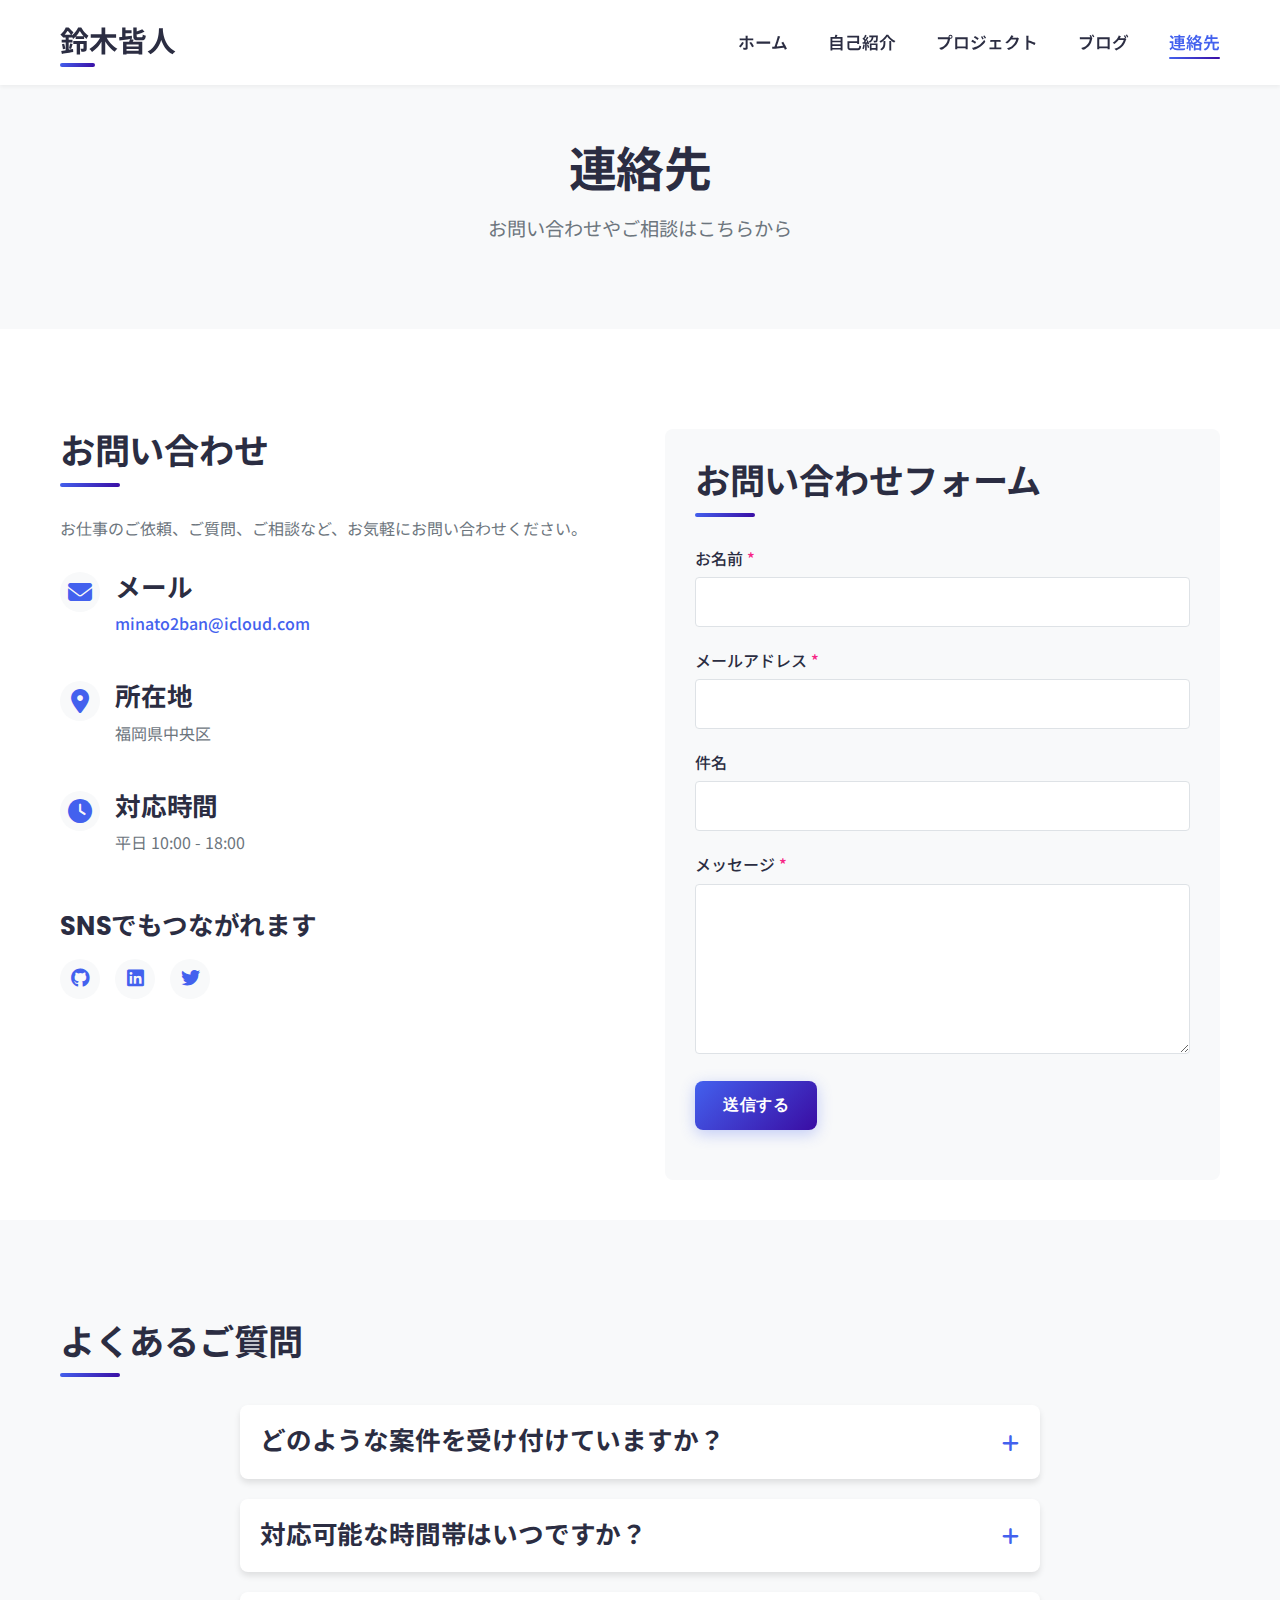
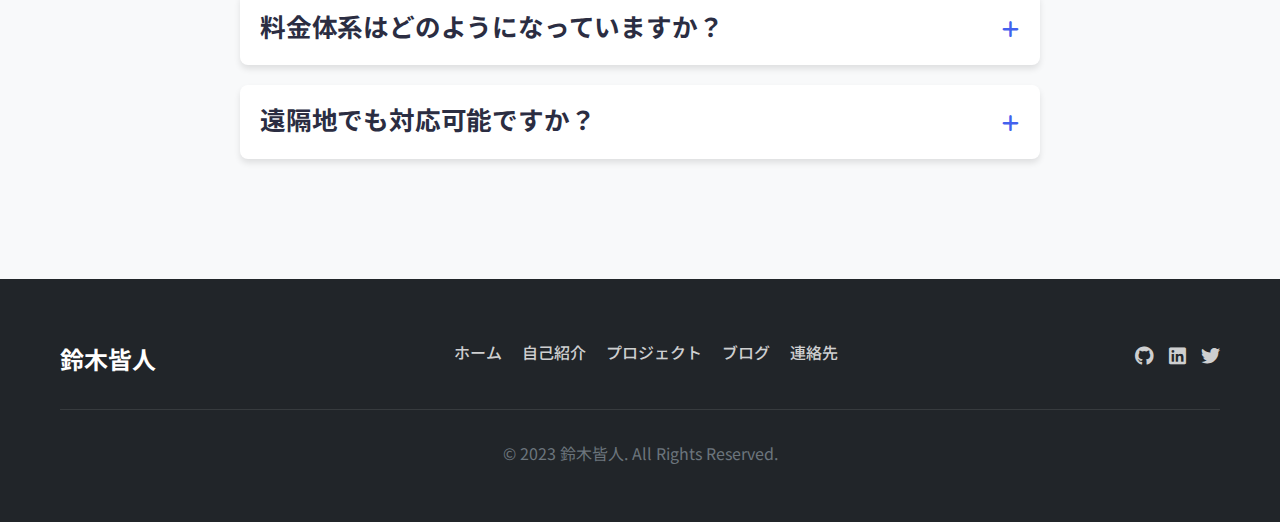
<file: contact.html>
<!DOCTYPE html>
<html lang="ja">
<head>
    <meta charset="UTF-8">
    <meta name="viewport" content="width=device-width, initial-scale=1.0">
    <title>連絡先 | 鈴木皆人のポートフォリオ</title>
    <link rel="stylesheet" href="css/style.css">
    <link rel="stylesheet" href="https://cdnjs.cloudflare.com/ajax/libs/font-awesome/6.4.0/css/all.min.css">
    <link rel="preconnect" href="https://fonts.googleapis.com">
    <link rel="preconnect" href="https://fonts.gstatic.com" crossorigin>
    <link href="https://fonts.googleapis.com/css2?family=Noto+Sans+JP:wght@400;500;700&family=Poppins:wght@400;500;600;700&display=swap" rel="stylesheet">
</head>
<body>
    <header>
        <div class="container">
            <div class="logo">
                <a href="index.html">鈴木皆人</a>
            </div>
            <nav>
                <ul class="nav-links">
                    <li><a href="index.html">ホーム</a></li>
                    <li><a href="about.html">自己紹介</a></li>
                    <li><a href="projects.html">プロジェクト</a></li>
                    <li><a href="blog.html">ブログ</a></li>
                    <li><a href="contact.html" class="active">連絡先</a></li>
                </ul>
                <div class="hamburger">
                    <span></span>
                    <span></span>
                    <span></span>
                </div>
            </nav>
        </div>
    </header>

    <main>
        <section class="page-header">
            <div class="container">
                <h1>連絡先</h1>
                <p>お問い合わせやご相談はこちらから</p>
            </div>
        </section>

        <section class="contact-info">
            <div class="container">
                <div class="contact-grid">
                    <div class="contact-details">
                        <h2>お問い合わせ</h2>
                        <p>お仕事のご依頼、ご質問、ご相談など、お気軽にお問い合わせください。</p>
                        
                        <div class="contact-methods">
                            <div class="contact-method">
                                <div class="contact-icon">
                                    <i class="fas fa-envelope"></i>
                                </div>
                                <div class="contact-text">
                                    <h3>メール</h3>
                                    <p><a href="mailto:minato2ban@icloud.com">minato2ban@icloud.com</a></p>
                                </div>
                            </div>
                            
                            <div class="contact-method">
                                <div class="contact-icon">
                                    <i class="fas fa-map-marker-alt"></i>
                                </div>
                                <div class="contact-text">
                                    <h3>所在地</h3>
                                    <p>福岡県中央区</p>
                                </div>
                            </div>
                            
                            <div class="contact-method">
                                <div class="contact-icon">
                                    <i class="fas fa-clock"></i>
                                </div>
                                <div class="contact-text">
                                    <h3>対応時間</h3>
                                    <p>平日 10:00 - 18:00</p>
                                </div>
                            </div>
                        </div>
                        
                        <div class="social-profiles">
                            <h3>SNSでもつながれます</h3>
                            <div class="social-icons">
                                <a href="https://github.com/" target="_blank" class="social-icon">
                                    <i class="fab fa-github"></i>
                                </a>
                                <a href="https://linkedin.com/" target="_blank" class="social-icon">
                                    <i class="fab fa-linkedin"></i>
                                </a>
                                <a href="https://twitter.com/" target="_blank" class="social-icon">
                                    <i class="fab fa-twitter"></i>
                                </a>
                            </div>
                        </div>
                    </div>
                    
                    <div class="contact-form-container">
                        <h2>お問い合わせフォーム</h2>
                        <form class="contact-form" id="contactForm">
                            <div class="form-group">
                                <label for="name">お名前 <span class="required">*</span></label>
                                <input type="text" id="name" name="name" required>
                            </div>
                            
                            <div class="form-group">
                                <label for="email">メールアドレス <span class="required">*</span></label>
                                <input type="email" id="email" name="email" required>
                            </div>
                            
                            <div class="form-group">
                                <label for="subject">件名</label>
                                <input type="text" id="subject" name="subject">
                            </div>
                            
                            <div class="form-group">
                                <label for="message">メッセージ <span class="required">*</span></label>
                                <textarea id="message" name="message" rows="6" required></textarea>
                            </div>
                            
                            <div class="form-group">
                                <button type="submit" class="btn btn-primary">送信する</button>
                            </div>
                        </form>
                    </div>
                </div>
            </div>
        </section>

        <section class="faq">
            <div class="container">
                <h2>よくあるご質問</h2>
                <div class="faq-container">
                    <div class="faq-item">
                        <div class="faq-question">
                            <h3>どのような案件を受け付けていますか？</h3>
                            <span class="faq-toggle"><i class="fas fa-plus"></i></span>
                        </div>
                        <div class="faq-answer">
                            <p>主にWeb開発、AI関連の開発、データ分析案件を受け付けています。特にPythonやJavaScriptを使用したプロジェクトが得意分野です。詳細はお問い合わせください。</p>
                        </div>
                    </div>
                    
                    <div class="faq-item">
                        <div class="faq-question">
                            <h3>対応可能な時間帯はいつですか？</h3>
                            <span class="faq-toggle"><i class="fas fa-plus"></i></span>
                        </div>
                        <div class="faq-answer">
                            <p>基本的に平日の10:00〜18:00で対応しています。緊急の場合は時間外でも対応可能な場合がありますので、ご相談ください。</p>
                        </div>
                    </div>
                    
                    <div class="faq-item">
                        <div class="faq-question">
                            <h3>料金体系はどのようになっていますか？</h3>
                            <span class="faq-toggle"><i class="fas fa-plus"></i></span>
                        </div>
                        <div class="faq-answer">
                            <p>案件の規模や内容によって異なります。プロジェクト単位での契約や、時間単位での契約など、柔軟に対応しています。詳細はお問い合わせフォームからご相談ください。</p>
                        </div>
                    </div>
                    
                    <div class="faq-item">
                        <div class="faq-question">
                            <h3>遠隔地でも対応可能ですか？</h3>
                            <span class="faq-toggle"><i class="fas fa-plus"></i></span>
                        </div>
                        <div class="faq-answer">
                            <p>はい、リモートワークでの対応が可能です。オンラインミーティングツールを使用したコミュニケーションや、クラウドサービスを活用した協業体制を整えています。</p>
                        </div>
                    </div>
                </div>
            </div>
        </section>
    </main>

    <footer>
        <div class="container">
            <div class="footer-content">
                <div class="footer-logo">
                    <a href="index.html">鈴木皆人</a>
                </div>
                <div class="footer-links">
                    <ul>
                        <li><a href="index.html">ホーム</a></li>
                        <li><a href="about.html">自己紹介</a></li>
                        <li><a href="projects.html">プロジェクト</a></li>
                        <li><a href="blog.html">ブログ</a></li>
                        <li><a href="contact.html">連絡先</a></li>
                    </ul>
                </div>
                <div class="social-links">
                    <a href="https://github.com/" target="_blank"><i class="fab fa-github"></i></a>
                    <a href="https://linkedin.com/" target="_blank"><i class="fab fa-linkedin"></i></a>
                    <a href="https://twitter.com/" target="_blank"><i class="fab fa-twitter"></i></a>
                </div>
            </div>
            <div class="copyright">
                <p>&copy; 2023 鈴木皆人. All Rights Reserved.</p>
            </div>
        </div>
    </footer>

    <script src="js/main.js"></script>
</body>
</html>
</file>
<file: css/style.css>
/* 
 * ポートフォリオサイト スタイルシート
 * 作成者: 鈴木太郎
 * バージョン: 2.0
 */

/* ===== 基本設定 ===== */
:root {
    --primary-color: #4361ee;
    --secondary-color: #3a0ca3;
    --accent-color: #f72585;
    --gradient-primary: linear-gradient(135deg, #4361ee, #3a0ca3);
    --gradient-accent: linear-gradient(135deg, #f72585, #7209b7);
    --text-color: #2b2d42;
    --text-light: #6c757d;
    --bg-color: #ffffff;
    --bg-light: #f8f9fa;
    --bg-dark: #212529;
    --bg-gradient: linear-gradient(135deg, #f8f9fa, #e9ecef);
    --border-color: #dee2e6;
    --success-color: #4cc9f0;
    --shadow-sm: 0 2px 4px rgba(0, 0, 0, 0.05);
    --shadow: 0 4px 6px rgba(0, 0, 0, 0.1);
    --shadow-lg: 0 10px 15px rgba(0, 0, 0, 0.1);
    --transition: all 0.3s cubic-bezier(0.25, 0.8, 0.25, 1);
    --border-radius: 8px;
    --border-radius-lg: 12px;
    --border-radius-sm: 4px;
    --font-primary: 'Noto Sans JP', 'Poppins', sans-serif;
    --font-heading: 'Poppins', 'Noto Sans JP', sans-serif;
}

* {
    margin: 0;
    padding: 0;
    box-sizing: border-box;
}

body {
    font-family: var(--font-primary);
    color: var(--text-color);
    line-height: 1.7;
    background-color: var(--bg-color);
    overflow-x: hidden;
    width: 100%;
    max-width: 100vw;
}

.container {
    width: 100%;
    max-width: 1200px;
    margin: 0 auto;
    padding: 0 20px;
    position: relative;
}

h1, h2, h3, h4, h5, h6 {
    font-family: var(--font-heading);
    font-weight: 700;
    line-height: 1.3;
    margin-bottom: 1.2rem;
    color: var(--text-color);
}

h1 {
    font-size: 3rem;
    letter-spacing: -0.5px;
}

h2 {
    font-size: 2.2rem;
    margin-bottom: 2.5rem;
    position: relative;
    letter-spacing: -0.3px;
}

h2:after {
    content: '';
    position: absolute;
    bottom: -12px;
    left: 0;
    width: 60px;
    height: 4px;
    background: var(--gradient-primary);
    border-radius: 2px;
}

.text-center h2:after {
    left: 50%;
    transform: translateX(-50%);
}

h3 {
    font-size: 1.6rem;
    letter-spacing: -0.2px;
}

p {
    margin-bottom: 1.5rem;
    color: var(--text-light);
}

a {
    color: var(--primary-color);
    text-decoration: none;
    transition: var(--transition);
    font-weight: 500;
}

a:hover {
    color: var(--secondary-color);
}

img {
    max-width: 100%;
    height: auto;
    display: block;
    border-radius: var(--border-radius);
}

section {
    padding: 100px 0;
    position: relative;
}

.text-center {
    text-align: center;
}

.highlight {
    color: var(--accent-color);
    font-weight: 700;
    position: relative;
    display: inline-block;
}

.highlight:after {
    content: '';
    position: absolute;
    bottom: 0;
    left: 0;
    width: 100%;
    height: 8px;
    background-color: rgba(247, 37, 133, 0.2);
    z-index: -1;
    border-radius: 4px;
}

.section-subtitle {
    font-size: 1.1rem;
    color: var(--primary-color);
    margin-bottom: 1rem;
    font-weight: 600;
    text-transform: uppercase;
    letter-spacing: 2px;
    display: block;
}

/* ===== ボタン ===== */
.btn {
    display: inline-block;
    padding: 14px 28px;
    border-radius: var(--border-radius);
    font-weight: 600;
    text-align: center;
    cursor: pointer;
    transition: var(--transition);
    border: none;
    font-size: 1rem;
    letter-spacing: 0.5px;
    position: relative;
    overflow: hidden;
    z-index: 1;
}

.btn:before {
    content: '';
    position: absolute;
    top: 0;
    left: 0;
    width: 0;
    height: 100%;
    background-color: rgba(255, 255, 255, 0.1);
    transition: var(--transition);
    z-index: -1;
}

.btn:hover:before {
    width: 100%;
}

.btn-primary {
    background: var(--gradient-primary);
    color: white;
    box-shadow: 0 4px 15px rgba(67, 97, 238, 0.3);
}

.btn-primary:hover {
    box-shadow: 0 6px 20px rgba(67, 97, 238, 0.4);
    transform: translateY(-2px);
    color: white;
}

.btn-secondary {
    background: var(--gradient-accent);
    color: white;
    box-shadow: 0 4px 15px rgba(247, 37, 133, 0.3);
}

.btn-secondary:hover {
    box-shadow: 0 6px 20px rgba(247, 37, 133, 0.4);
    transform: translateY(-2px);
    color: white;
}

.btn-outline {
    background-color: transparent;
    border: 2px solid var(--primary-color);
    color: var(--primary-color);
    padding: 12px 26px;
}

.btn-outline:hover {
    background-color: var(--primary-color);
    color: white;
    transform: translateY(-2px);
}

.btn-sm {
    padding: 10px 18px;
    font-size: 0.9rem;
}

.btn i {
    margin-left: 8px;
    font-size: 0.9em;
    transition: transform 0.3s ease;
}

.btn:hover i {
    transform: translateX(4px);
}

/* ===== ヘッダー ===== */
header {
    position: fixed;
    top: 0;
    left: 0;
    width: 100%;
    background-color: rgba(255, 255, 255, 0.98);
    box-shadow: var(--shadow-sm);
    z-index: 1000;
    padding: 18px 0;
    transition: var(--transition);
}

header.scrolled {
    padding: 12px 0;
    background-color: rgba(255, 255, 255, 0.98);
    box-shadow: var(--shadow);
}

header .container {
    display: flex;
    justify-content: space-between;
    align-items: center;
}

.logo a {
    font-size: 1.8rem;
    font-weight: 700;
    color: var(--text-color);
    font-family: var(--font-heading);
    position: relative;
    display: inline-block;
}

.logo a:after {
    content: '';
    position: absolute;
    bottom: 0;
    left: 0;
    width: 30%;
    height: 4px;
    background: var(--gradient-primary);
    border-radius: 2px;
}

nav {
    display: flex;
    align-items: center;
}

.nav-links {
    display: flex;
    list-style: none;
    align-items: center;
}

.nav-links li {
    margin-left: 40px;
}

.nav-links a {
    color: var(--text-color);
    font-weight: 600;
    position: relative;
    padding: 5px 0;
    font-size: 1.05rem;
}

.nav-links a:before {
    content: '';
    position: absolute;
    bottom: 0;
    left: 0;
    width: 0;
    height: 2px;
    background: var(--gradient-primary);
    transition: var(--transition);
    border-radius: 2px;
}

.nav-links a:hover:before,
.nav-links a.active:before {
    width: 100%;
}

.nav-links a:hover,
.nav-links a.active {
    color: var(--primary-color);
}

.hamburger {
    display: none;
    cursor: pointer;
    width: 30px;
    height: 20px;
    position: relative;
    z-index: 1001;
}

.hamburger span {
    display: block;
    width: 100%;
    height: 3px;
    background-color: var(--text-color);
    margin: 6px 0;
    transition: var(--transition);
    border-radius: 3px;
}

.hamburger.active span:nth-child(1) {
    transform: rotate(45deg) translate(5px, 5px);
}

.hamburger.active span:nth-child(2) {
    opacity: 0;
}

.hamburger.active span:nth-child(3) {
    transform: rotate(-45deg) translate(7px, -7px);
}

/* ===== メインコンテンツ ===== */
main {
    margin-top: 80px;
    width: 100%;
    overflow-x: hidden;
}

/* ヒーローセクション */
.hero {
    padding: 120px 0 100px;
    background: var(--bg-gradient);
    position: relative;
    overflow: hidden;
    width: 100%;
}

.hero:before {
    content: '';
    position: absolute;
    top: -100px;
    right: -100px;
    width: 400px;
    height: 400px;
    border-radius: 50%;
    background: linear-gradient(135deg, rgba(67, 97, 238, 0.1), rgba(58, 12, 163, 0.1));
    z-index: 0;
}

.hero:after {
    content: '';
    position: absolute;
    bottom: -100px;
    left: -100px;
    width: 300px;
    height: 300px;
    border-radius: 50%;
    background: linear-gradient(135deg, rgba(247, 37, 133, 0.1), rgba(114, 9, 183, 0.1));
    z-index: 0;
}

.hero .container {
    display: flex;
    align-items: center;
    justify-content: space-between;
    position: relative;
    z-index: 1;
    width: 100%;
    max-width: 1200px;
    overflow: hidden;
}

.hero-content {
    flex: 1;
    max-width: 600px;
}

.hero-content h1 {
    font-size: 3.5rem;
    margin-bottom: 1.5rem;
    line-height: 1.2;
    animation: fadeInUp 1s ease;
}

.hero-content p {
    font-size: 1.3rem;
    margin-bottom: 2.5rem;
    color: var(--text-light);
    animation: fadeInUp 1s ease 0.2s;
    animation-fill-mode: both;
}

.hero-buttons {
    display: flex;
    gap: 20px;
    animation: fadeInUp 1s ease 0.4s;
    animation-fill-mode: both;
}

.hero-image {
    flex: 1;
    max-width: 500px;
    margin-left: 50px;
    position: relative;
    animation: fadeInRight 1s ease 0.6s;
    animation-fill-mode: both;
}

.hero-image img {
    border-radius: var(--border-radius-lg);
    box-shadow: var(--shadow-lg);
    max-width: 100%;
    height: auto;
}

.hero-image:before {
    content: '';
    position: absolute;
    top: -20px;
    left: -20px;
    width: 100%;
    height: 100%;
    border: 2px solid var(--primary-color);
    border-radius: var(--border-radius-lg);
    z-index: -1;
    opacity: 0.3;
}

/* スキル概要セクション */
.skills-overview {
    background-color: var(--bg-color);
    position: relative;
}

.skills-overview:before {
    content: '';
    position: absolute;
    top: 0;
    left: 0;
    width: 100%;
    height: 100px;
    background: linear-gradient(to bottom, var(--bg-light), var(--bg-color));
}

.skills-grid {
    display: grid;
    grid-template-columns: repeat(auto-fill, minmax(280px, 1fr));
    gap: 40px;
    margin-top: 60px;
}

.skill-card {
    background-color: var(--bg-color);
    border-radius: var(--border-radius);
    padding: 40px 30px;
    box-shadow: var(--shadow);
    transition: var(--transition);
    border: 1px solid var(--border-color);
    position: relative;
    z-index: 1;
    overflow: hidden;
}

.skill-card:before {
    content: '';
    position: absolute;
    top: 0;
    left: 0;
    width: 100%;
    height: 0;
    background: linear-gradient(to bottom, rgba(67, 97, 238, 0.05), transparent);
    transition: var(--transition);
    z-index: -1;
}

.skill-card:hover {
    transform: translateY(-10px);
    box-shadow: var(--shadow-lg);
    border-color: rgba(67, 97, 238, 0.2);
}

.skill-card:hover:before {
    height: 100%;
}

.skill-icon {
    font-size: 3rem;
    color: var(--primary-color);
    margin-bottom: 25px;
    display: inline-block;
    position: relative;
}

.skill-icon:after {
    content: '';
    position: absolute;
    bottom: -10px;
    left: 0;
    width: 40px;
    height: 3px;
    background: var(--gradient-primary);
    border-radius: 2px;
}

.skill-card h3 {
    margin-bottom: 15px;
    font-size: 1.4rem;
}

.skill-card p {
    color: var(--text-light);
    line-height: 1.7;
}

/* プロジェクトセクション */
.featured-projects {
    background-color: var(--bg-light);
    position: relative;
}

.featured-projects:before,
.featured-projects:after {
    content: '';
    position: absolute;
    width: 200px;
    height: 200px;
    border-radius: 50%;
    z-index: 0;
}

.featured-projects:before {
    top: 50px;
    right: -100px;
    background: linear-gradient(135deg, rgba(67, 97, 238, 0.1), rgba(58, 12, 163, 0.1));
}

.featured-projects:after {
    bottom: 50px;
    left: -100px;
    background: linear-gradient(135deg, rgba(247, 37, 133, 0.1), rgba(114, 9, 183, 0.1));
}

.projects-grid {
    display: grid;
    grid-template-columns: repeat(auto-fill, minmax(350px, 1fr));
    gap: 40px;
    margin: 60px 0 50px;
    position: relative;
    z-index: 1;
}

.project-card {
    background-color: var(--bg-color);
    border-radius: var(--border-radius);
    overflow: hidden;
    box-shadow: var(--shadow);
    transition: var(--transition);
    position: relative;
    top: 0;
}

.project-card:hover {
    transform: translateY(-10px);
    box-shadow: var(--shadow-lg);
}

.project-image {
    height: 240px;
    overflow: hidden;
    position: relative;
}

.project-image:before {
    content: '';
    position: absolute;
    top: 0;
    left: 0;
    width: 100%;
    height: 100%;
    background: linear-gradient(to bottom, transparent 50%, rgba(0, 0, 0, 0.7));
    opacity: 0;
    transition: var(--transition);
    z-index: 1;
}

.project-card:hover .project-image:before {
    opacity: 1;
}

.project-image img {
    width: 100%;
    height: 100%;
    object-fit: cover;
    transition: transform 0.5s ease;
    border-radius: 0;
}

.project-card:hover .project-image img {
    transform: scale(1.1);
}

.project-content {
    padding: 30px;
    position: relative;
}

.project-content h3 {
    margin-bottom: 15px;
    font-size: 1.4rem;
    position: relative;
    padding-bottom: 15px;
}

.project-content h3:after {
    content: '';
    position: absolute;
    bottom: 0;
    left: 0;
    width: 40px;
    height: 3px;
    background: var(--gradient-primary);
    border-radius: 2px;
}

.project-content p {
    color: var(--text-light);
    margin-bottom: 20px;
    line-height: 1.7;
}

.view-all {
    text-align: center;
    margin-top: 20px;
}

.view-all .btn {
    padding: 14px 32px;
}

/* ブログセクション */
.latest-blog {
    background-color: var(--bg-color);
    position: relative;
}

.blog-grid {
    display: grid;
    grid-template-columns: repeat(auto-fill, minmax(350px, 1fr));
    gap: 40px;
    margin: 60px 0 50px;
}

.blog-card {
    background-color: var(--bg-color);
    border-radius: var(--border-radius);
    overflow: hidden;
    box-shadow: var(--shadow);
    transition: var(--transition);
    border: 1px solid var(--border-color);
}

.blog-card:hover {
    transform: translateY(-10px);
    box-shadow: var(--shadow-lg);
    border-color: rgba(67, 97, 238, 0.2);
}

.blog-image {
    height: 220px;
    overflow: hidden;
    position: relative;
}

.blog-image:before {
    content: '';
    position: absolute;
    top: 0;
    left: 0;
    width: 100%;
    height: 100%;
    background: linear-gradient(to bottom, transparent 50%, rgba(0, 0, 0, 0.7));
    opacity: 0;
    transition: var(--transition);
    z-index: 1;
}

.blog-card:hover .blog-image:before {
    opacity: 1;
}

.blog-image img {
    width: 100%;
    height: 100%;
    object-fit: cover;
    transition: transform 0.5s ease;
    border-radius: 0;
}

.blog-card:hover .blog-image img {
    transform: scale(1.1);
}

.blog-content {
    padding: 30px;
    position: relative;
}

.blog-category {
    display: inline-block;
    background: var(--gradient-primary);
    color: white;
    padding: 6px 12px;
    border-radius: var(--border-radius-sm);
    font-size: 0.8rem;
    font-weight: 600;
    margin-bottom: 15px;
    box-shadow: 0 2px 10px rgba(67, 97, 238, 0.2);
}

.blog-content h3 {
    margin-bottom: 15px;
    font-size: 1.4rem;
    line-height: 1.4;
}

.blog-content p {
    color: var(--text-light);
    margin-bottom: 20px;
    line-height: 1.7;
}

.read-more {
    color: var(--primary-color);
    font-weight: 600;
    display: inline-flex;
    align-items: center;
    position: relative;
    padding-bottom: 5px;
}

.read-more:after {
    content: '';
    position: absolute;
    bottom: 0;
    left: 0;
    width: 0;
    height: 2px;
    background: var(--gradient-primary);
    transition: var(--transition);
}

.read-more:hover:after {
    width: 100%;
}

.read-more i {
    margin-left: 8px;
    font-size: 0.9em;
    transition: transform 0.3s ease;
}

.read-more:hover i {
    transform: translateX(4px);
}

/* アニメーション */
@keyframes fadeInUp {
    from {
        opacity: 0;
        transform: translateY(20px);
    }
    to {
        opacity: 1;
        transform: translateY(0);
    }
}

@keyframes fadeInRight {
    from {
        opacity: 0;
        transform: translateX(20px);
    }
    to {
        opacity: 1;
        transform: translateX(0);
    }
}

@keyframes fadeIn {
    from {
        opacity: 0;
    }
    to {
        opacity: 1;
    }
}

/* ===== ページヘッダー ===== */
.page-header {
    background-color: var(--bg-light);
    padding: 60px 0;
    text-align: center;
}

.page-header h1 {
    margin-bottom: 10px;
}

.page-header p {
    color: var(--text-light);
    font-size: 1.2rem;
}

/* ===== 自己紹介ページ ===== */
.about-intro {
    padding-bottom: 40px;
}

.about-grid {
    display: grid;
    grid-template-columns: 1fr 2fr;
    gap: 50px;
    align-items: center;
}

.about-image {
    border-radius: 8px;
    overflow: hidden;
    box-shadow: var(--shadow);
}

.about-content .subtitle {
    color: var(--primary-color);
    font-weight: 500;
    margin-bottom: 20px;
}

.about-buttons {
    display: flex;
    gap: 15px;
    margin-top: 30px;
}

/* 専門分野 */
.expertise {
    background-color: var(--bg-light);
}

.expertise-grid {
    display: grid;
    grid-template-columns: repeat(auto-fill, minmax(250px, 1fr));
    gap: 30px;
}

.expertise-card {
    background-color: var(--bg-color);
    border-radius: 8px;
    padding: 30px;
    box-shadow: var(--shadow);
    transition: var(--transition);
}

.expertise-card:hover {
    transform: translateY(-5px);
    box-shadow: 0 10px 20px rgba(0, 0, 0, 0.1);
}

.expertise-icon {
    font-size: 2.5rem;
    color: var(--primary-color);
    margin-bottom: 20px;
}

/* スキルバー */
.skills {
    background-color: var(--bg-color);
}

.skills-container {
    display: grid;
    grid-template-columns: repeat(auto-fill, minmax(350px, 1fr));
    gap: 50px;
}

.skill-category {
    margin-bottom: 30px;
}

.skill-bars {
    display: flex;
    flex-direction: column;
    gap: 20px;
}

.skill-item {
    width: 100%;
}

.skill-info {
    display: flex;
    justify-content: space-between;
    margin-bottom: 5px;
}

.skill-bar {
    height: 10px;
    background-color: var(--bg-light);
    border-radius: 5px;
    overflow: hidden;
}

.skill-level {
    height: 100%;
    background-color: var(--primary-color);
    border-radius: 5px;
}

/* タイムライン */
.timeline {
    background-color: var(--bg-light);
}

.timeline-container {
    position: relative;
    max-width: 800px;
    margin: 0 auto;
}

.timeline-container:before {
    content: '';
    position: absolute;
    top: 0;
    left: 20px;
    height: 100%;
    width: 2px;
    background-color: var(--primary-color);
}

.timeline-item {
    position: relative;
    padding-left: 60px;
    margin-bottom: 50px;
}

.timeline-dot {
    position: absolute;
    left: 11px;
    top: 5px;
    width: 20px;
    height: 20px;
    border-radius: 50%;
    background-color: var(--primary-color);
    border: 4px solid var(--bg-light);
}

.timeline-date {
    font-weight: 700;
    color: var(--primary-color);
    margin-bottom: 10px;
}

.timeline-content {
    background-color: var(--bg-color);
    padding: 20px;
    border-radius: 8px;
    box-shadow: var(--shadow);
}

/* ===== プロジェクトページ ===== */
.projects-filter {
    padding: 0 0 40px 0;
}

.filter-buttons {
    display: flex;
    justify-content: center;
    flex-wrap: wrap;
    gap: 15px;
    margin-bottom: 30px;
}

.filter-btn {
    padding: 8px 20px;
    background-color: var(--bg-light);
    border: none;
    border-radius: 4px;
    cursor: pointer;
    transition: var(--transition);
    font-weight: 500;
}

.filter-btn.active,
.filter-btn:hover {
    background-color: var(--primary-color);
    color: white;
}

.projects-showcase .projects-grid {
    grid-template-columns: 1fr;
}

.project-item {
    margin-bottom: 50px;
}

.project-tags {
    display: flex;
    flex-wrap: wrap;
    gap: 10px;
    margin-bottom: 15px;
}

.project-tags span {
    background-color: var(--bg-light);
    padding: 5px 10px;
    border-radius: 4px;
    font-size: 0.8rem;
}

.project-description {
    margin-bottom: 20px;
}

.project-links {
    display: flex;
    gap: 10px;
}

.project-demo {
    display: none;
    margin-top: 30px;
    background-color: var(--bg-light);
    border-radius: 8px;
    overflow: hidden;
}

.demo-container {
    padding: 30px;
}

.demo-video,
.demo-image {
    margin-bottom: 20px;
    border-radius: 8px;
    overflow: hidden;
}

.demo-description h5 {
    margin-top: 20px;
    margin-bottom: 10px;
}

.demo-description ul {
    padding-left: 20px;
    margin-bottom: 15px;
}

.contact-cta {
    background-color: var(--primary-color);
    color: white;
    text-align: center;
}

.contact-cta h2,
.contact-cta p {
    color: white;
}

.contact-cta .btn {
    background-color: white;
    color: var(--primary-color);
}

.contact-cta .btn:hover {
    background-color: var(--bg-light);
}

/* ===== ブログページ ===== */
.blog-filter {
    padding: 0 0 40px 0;
}

.blog-content .blog-grid {
    grid-template-columns: repeat(auto-fill, minmax(350px, 1fr));
}

.blog-item {
    margin-bottom: 30px;
}

.blog-meta {
    display: flex;
    justify-content: space-between;
    padding: 15px 20px 0;
    color: var(--text-light);
    font-size: 0.9rem;
}

.pagination {
    padding: 40px 0;
}

.pagination-controls {
    display: flex;
    justify-content: center;
    align-items: center;
    gap: 20px;
}

.pagination-numbers {
    display: flex;
    gap: 10px;
}

.pagination-numbers a {
    display: flex;
    align-items: center;
    justify-content: center;
    width: 40px;
    height: 40px;
    border-radius: 50%;
    background-color: var(--bg-light);
    color: var(--text-color);
    transition: var(--transition);
}

.pagination-numbers a.active,
.pagination-numbers a:hover {
    background-color: var(--primary-color);
    color: white;
}

.pagination-prev,
.pagination-next {
    color: var(--text-color);
    font-weight: 500;
}

.pagination-prev.disabled,
.pagination-next.disabled {
    color: var(--text-light);
    cursor: not-allowed;
}

/* ===== 連絡先ページ ===== */
.contact-info {
    padding-bottom: 40px;
}

.contact-grid {
    display: grid;
    grid-template-columns: 1fr 1fr;
    gap: 50px;
}

.contact-methods {
    margin: 30px 0;
}

.contact-method {
    display: flex;
    align-items: flex-start;
    margin-bottom: 20px;
}

.contact-icon {
    font-size: 1.5rem;
    color: var(--primary-color);
    margin-right: 15px;
    width: 40px;
    height: 40px;
    background-color: var(--bg-light);
    border-radius: 50%;
    display: flex;
    align-items: center;
    justify-content: center;
}

.contact-text h3 {
    margin-bottom: 5px;
}

.social-profiles h3 {
    margin-bottom: 15px;
}

.social-icons {
    display: flex;
    gap: 15px;
}

.social-icon {
    width: 40px;
    height: 40px;
    background-color: var(--bg-light);
    border-radius: 50%;
    display: flex;
    align-items: center;
    justify-content: center;
    color: var(--primary-color);
    font-size: 1.2rem;
    transition: var(--transition);
}

.social-icon:hover {
    background-color: var(--primary-color);
    color: white;
}

.contact-form-container {
    background-color: var(--bg-light);
    padding: 30px;
    border-radius: 8px;
}

.form-group {
    margin-bottom: 20px;
}

.form-group label {
    display: block;
    margin-bottom: 5px;
    font-weight: 500;
}

.form-group input,
.form-group textarea {
    width: 100%;
    padding: 12px 15px;
    border: 1px solid var(--border-color);
    border-radius: 4px;
    font-size: 1rem;
    font-family: inherit;
}

.form-group textarea {
    resize: vertical;
}

.required {
    color: var(--accent-color);
}

.faq {
    background-color: var(--bg-light);
}

.faq-container {
    max-width: 800px;
    margin: 0 auto;
}

.faq-item {
    margin-bottom: 20px;
    border-radius: 8px;
    overflow: hidden;
    background-color: var(--bg-color);
    box-shadow: var(--shadow);
}

.faq-question {
    padding: 20px;
    display: flex;
    justify-content: space-between;
    align-items: center;
    cursor: pointer;
}

.faq-question h3 {
    margin-bottom: 0;
}

.faq-toggle {
    font-size: 1.2rem;
    color: var(--primary-color);
}

.faq-answer {
    padding: 0 20px 20px;
    display: none;
}

.faq-item.active .faq-answer {
    display: block;
}

.faq-item.active .faq-toggle i {
    transform: rotate(45deg);
}

/* ===== フッター ===== */
footer {
    background-color: var(--bg-dark);
    color: white;
    padding: 60px 0 30px;
}

.footer-content {
    display: flex;
    justify-content: space-between;
    flex-wrap: wrap;
    margin-bottom: 30px;
}

.footer-logo a {
    color: white;
    font-size: 1.5rem;
    font-weight: 700;
}

.footer-links ul {
    list-style: none;
    display: flex;
    gap: 20px;
}

.footer-links a {
    color: rgba(255, 255, 255, 0.8);
}

.footer-links a:hover {
    color: white;
}

.social-links {
    display: flex;
    gap: 15px;
}

.social-links a {
    color: rgba(255, 255, 255, 0.8);
    font-size: 1.2rem;
    transition: var(--transition);
}

.social-links a:hover {
    color: white;
}

.copyright {
    text-align: center;
    padding-top: 30px;
    border-top: 1px solid rgba(255, 255, 255, 0.1);
    color: rgba(255, 255, 255, 0.6);
}

/* ===== レスポンシブデザイン ===== */
@media (max-width: 992px) {
    h1 {
        font-size: 2.2rem;
    }
    
    h2 {
        font-size: 1.8rem;
    }
    
    .hero .container {
        flex-direction: column;
    }
    
    .hero-content {
        text-align: center;
        margin-bottom: 40px;
    }
    
    .hero-buttons {
        justify-content: center;
    }
    
    .hero-image {
        max-width: 100%;
        margin-left: 0;
    }
    
    .hero-image img {
        width: 100%;
        max-width: 400px;
        margin: 0 auto;
    }
    
    .about-grid {
        grid-template-columns: 1fr;
    }
    
    .about-image {
        max-width: 300px;
        margin: 0 auto;
    }
    
    .contact-grid {
        grid-template-columns: 1fr;
    }
}

@media (max-width: 768px) {
    section {
        padding: 60px 0;
    }
    
    nav {
        display: flex;
        align-items: center;
        justify-content: flex-end;
        position: relative;
    }
    
    .nav-links {
        position: fixed;
        top: 70px;
        left: 0;
        width: 100%;
        background-color: var(--bg-color);
        flex-direction: column;
        align-items: center;
        padding: 20px 0;
        box-shadow: 0 10px 10px rgba(0, 0, 0, 0.1);
        transform: translateY(-150%);
        transition: var(--transition);
        z-index: 999;
        opacity: 0;
        visibility: hidden;
    }
    
    .nav-links.active {
        transform: translateY(0);
        opacity: 1;
        visibility: visible;
    }
    
    .nav-links li {
        margin: 15px 0;
    }
    
    .hamburger {
        display: block;
        z-index: 1000;
        position: relative;
        right: 0;
    }
    
    .hamburger span {
        background-color: var(--primary-color);
        height: 3px;
        margin: 5px 0;
        transition: all 0.3s ease;
    }
    
    .hamburger.active span {
        background-color: var(--accent-color);
    }
    
    .skills-container {
        grid-template-columns: 1fr;
    }
    
    .footer-content {
        flex-direction: column;
        gap: 30px;
        align-items: center;
        text-align: center;
    }
    
    .footer-links ul {
        flex-direction: column;
        gap: 10px;
    }
}

@media (max-width: 576px) {
    h1 {
        font-size: 2rem;
    }
    
    h2 {
        font-size: 1.6rem;
    }
    
    .hero-content h1 {
        font-size: 2.5rem;
    }
    
    .hero-image img {
        max-width: 100%;
    }
    
    .projects-grid,
    .blog-grid {
        grid-template-columns: 1fr;
    }
}
</file>
